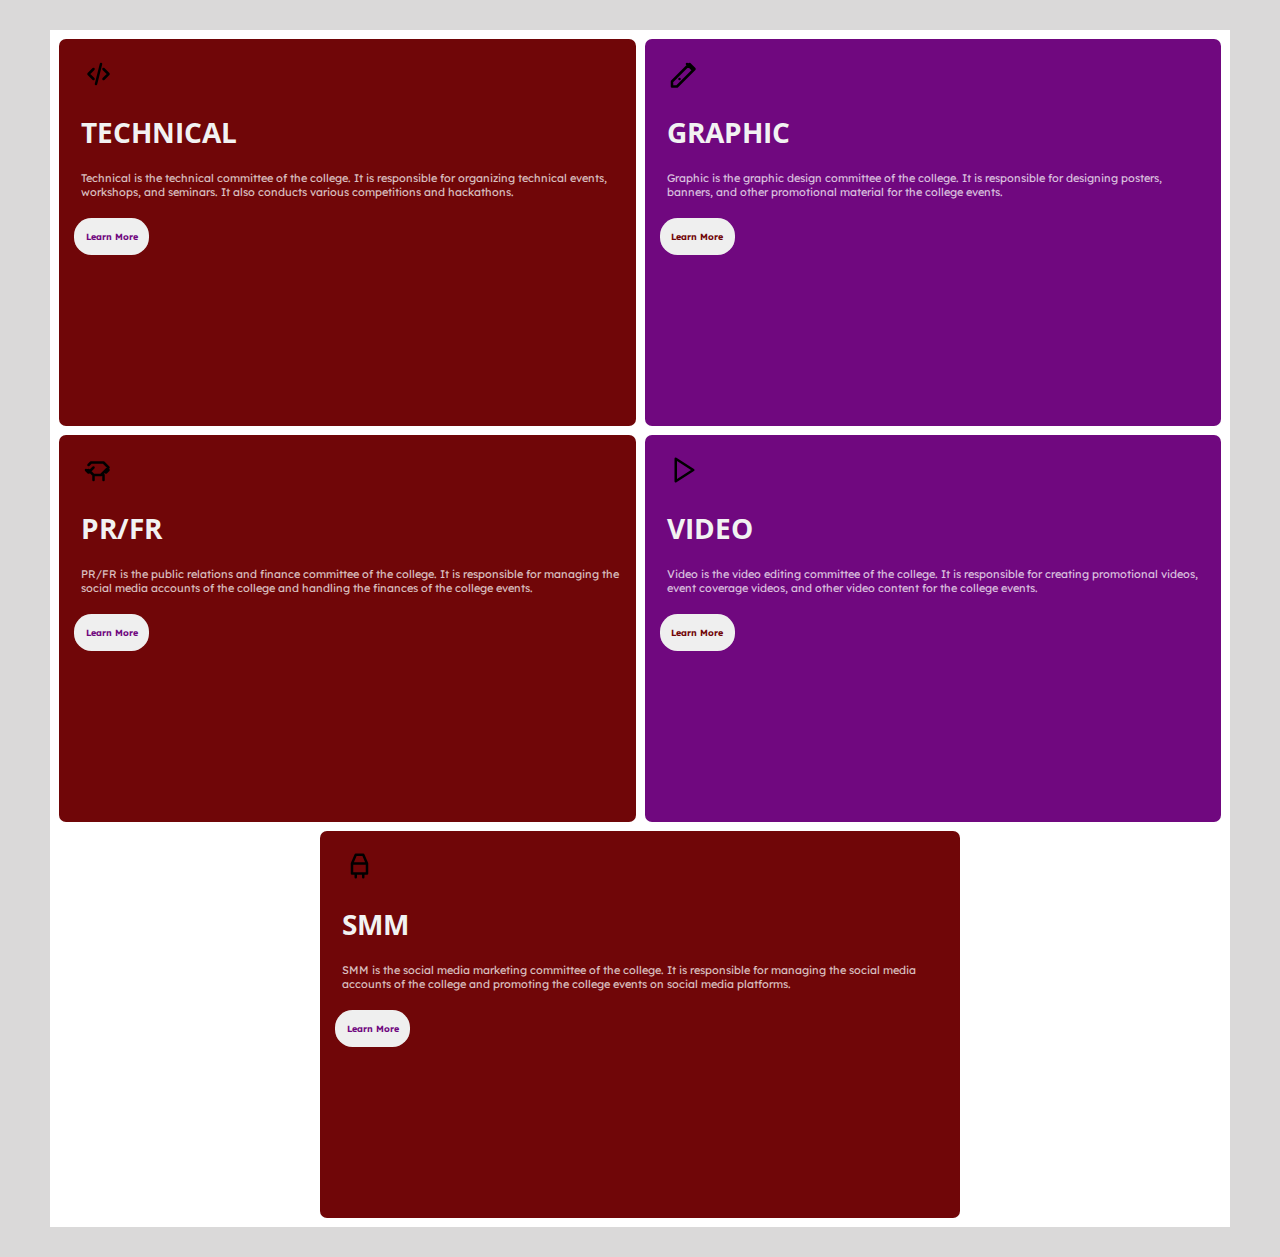
<file: design-1/index.html>
<!DOCTYPE html>
<html lang="en">
<head>
    <meta charset="UTF-8">
    <meta name="viewport" content="width=device-width, initial-scale=1.0">
    <title>Design1</title>
    <link rel="icon" type="image/png" href="favicon.png">

    <link rel="stylesheet" href="styles.css">
    <link rel="preconnect" href="https://fonts.googleapis.com">
<link rel="preconnect" href="https://fonts.gstatic.com" crossorigin>
<link href="https://fonts.googleapis.com/css2?family=Open+Sans:ital,wght@0,300..800;1,300..800&display=swap" rel="stylesheet">
<link href="https://fonts.googleapis.com/css2?family=Lexend+Deca:wght@100..900&family=Open+Sans:wght@300&display=swap" rel="stylesheet">
</head>
<body>
    <div class="container">
        <div class="items item-1" ><svg width="55" height="30" viewBox="0 0 24 24" fill="none" xmlns="http://www.w3.org/2000/svg">
            <path d="M8 16l-4-4 4-4M16 16l4-4-4-4M14 4L10 20" stroke="#000" stroke-width="2" stroke-linecap="round" stroke-linejoin="round"/>
          </svg>
          <h1>TECHNICAL</h1>
          <p>Technical is the technical committee of the college. It is 
            responsible for organizing technical events, workshops, and
            seminars. It also conducts various competitions and hackathons.</p>
            <button class="redbutton" onclick="window.open('https://180daraga.com', '_blank')">Learn More</button>
          </div>
        <div class="items item-2" ><svg width="55" height="30" viewBox="0 0 24 24" fill="none" xmlns="http://www.w3.org/2000/svg">
            <path d="M2 22h4l14-14-4-4L2 18v4zM14 4l4 4M8 16h0" stroke="#000" stroke-width="2" stroke-linecap="round" stroke-linejoin="round"/>
          </svg>
          <h1>GRAPHIC</h1>
          <p>Graphic is the graphic design committee of the college. It is
            responsible for designing posters, banners, and other
            promotional material for the college events.</p>
            <button class="purplebutton"onclick="window.open('https://180daraga.com/events', '_blank')">Learn More</button>

        </div>
        <div class="items item-3" ><svg width="55" height="30" viewBox="0 0 24 24" fill="none" xmlns="http://www.w3.org/2000/svg">
            <path d="M4 12l4 4h6l6-6-4-4H6l-2 2M2 12l2 2 4-4M20 12l-2 2M8 16v4M16 16v4" stroke="#000" stroke-width="2" stroke-linecap="round" stroke-linejoin="round"/>
          </svg>
          <h1>PR/FR</h1>
          <p>PR/FR is the public relations and finance committee of the
            college. It is responsible for managing the social media
            accounts of the college and handling the finances of the college
            events.</p>
            <button class="redbutton"onclick="window.open('https://180daraga.com/team', '_blank')">Learn More</button>

          </div>
        <div class="items item-4" ><svg width="55" height="30" viewBox="0 0 24 24" fill="none" xmlns="http://www.w3.org/2000/svg">
            <path d="M5 3l14 9-14 9V3z" stroke="#000" stroke-width="2" stroke-linecap="round" stroke-linejoin="round"/>
          </svg>
          <h1>VIDEO</h1>
          <p>Video is the video editing committee of the college. It is responsible for creating promotional videos,
            event coverage videos, and other video content for the college events.</p>
            <button class="purplebutton"onclick="window.open('https://180daraga.com/blogs', '_blank')">Learn More</button>

          </div>
        <div class="items item-5" ><svg width="55" height="30" viewBox="0 0 24 24" fill="none" xmlns="http://www.w3.org/2000/svg">
            <path d="M9 3h6l3 7H6l3-7zM6 10h12v8H6v-8zm3 8v3m6-3v3m-9-3h12" stroke="#000" stroke-width="2" stroke-linecap="round" stroke-linejoin="round"/>
          </svg>
          <h1>SMM
            
          </h1>
          <p>SMM is the social media marketing committee of the college. It is responsible for managing the social
            media accounts of the college and promoting the college events on social media platforms.</p>
            <button class="redbutton"onclick="window.open('https://www.instagram.com/180daraga', '_blank')">Learn More</button>

        </div>
    </div>
</body>
</html>
</file>
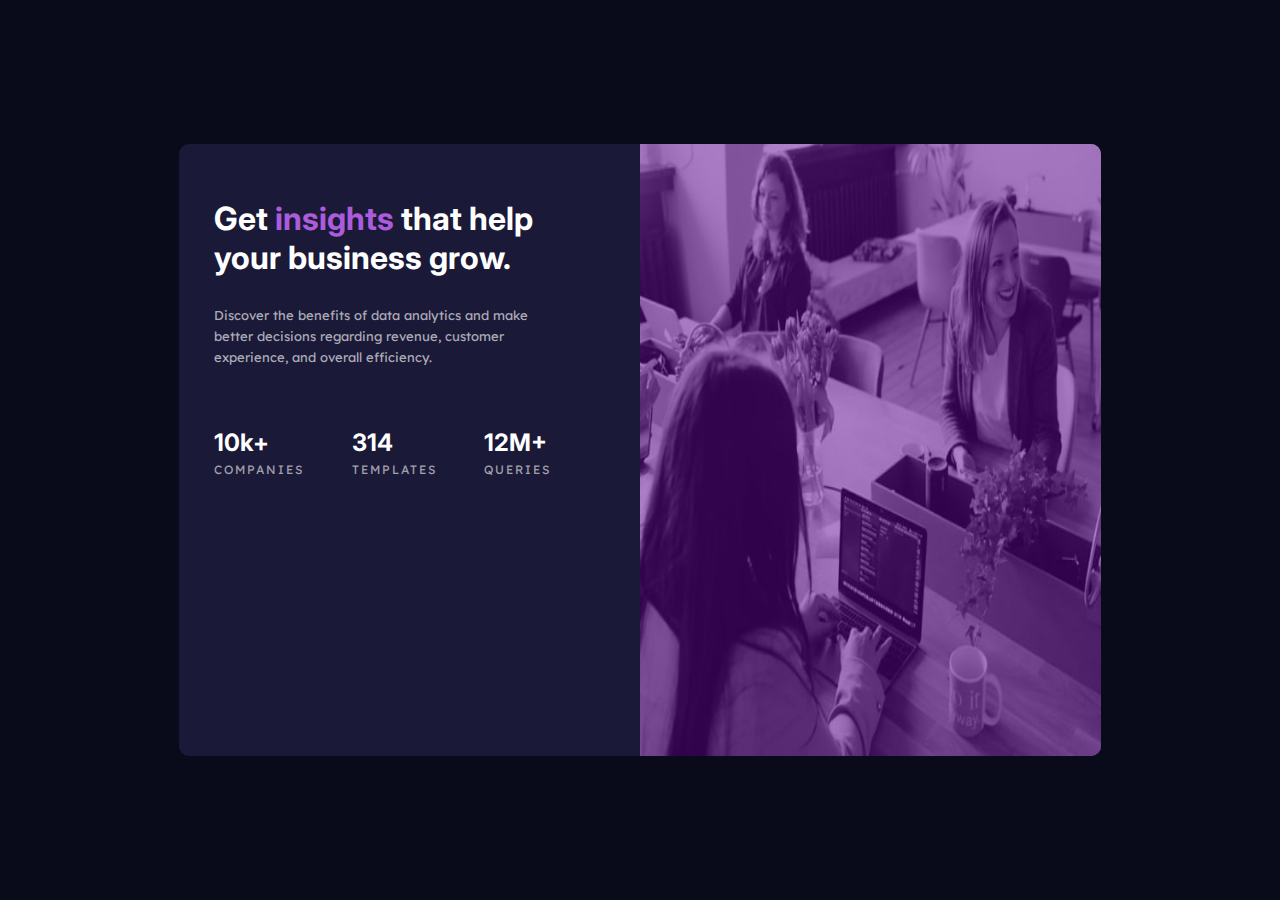
<file: design-2/index.html>
<!DOCTYPE html>
<html lang="en">
<head>
    <meta charset="UTF-8">
    <meta name="viewport" content="width=device-width, initial-scale=1.0">
    <title>design2</title>
    <link rel="preconnect" href="https://fonts.googleapis.com">
<link rel="preconnect" href="https://fonts.gstatic.com" crossorigin>
<link href="https://fonts.googleapis.com/css2?family=Inter:ital,opsz,wght@0,14..32,100..900;1,14..32,100..900&family=Lexend+Deca:wght@100..900&family=Open+Sans:wght@300&display=swap" rel="stylesheet">
<link href="https://fonts.googleapis.com/css2?family=Lexend+Deca:wght@100..900&family=Open+Sans:ital,wght@0,300..800;1,300..800&display=swap" rel="stylesheet">   
<link rel="stylesheet" href="style.css">
</head>
<body>
    <div class="item text">
        <h1>Get <span class="purple">insights</span> that help your business grow.
        </h1>
        <p class="pra">Discover the benefits of data analytics and make better decisions regarding revenue, customer 
            experience, and overall efficiency.</p>
            <div class="container">
                <div class="items item-1"><h2>10k+</h2><p class="QQ">COMPANIES</p></div>
                <div class="items item-2"><h2>314</h2><p class="QQ">TEMPLATES</TEMplate></p></div>
                <div class="items item-3"><h2>12M+</h2><p class="QQ">QUERIES</p></div>
            </div>
    </div>
    <div class="item pic"><img src="image-header-desktop.jpg"></div>
    <div class="item pic filter"></div>
</body>
</html>
</file>
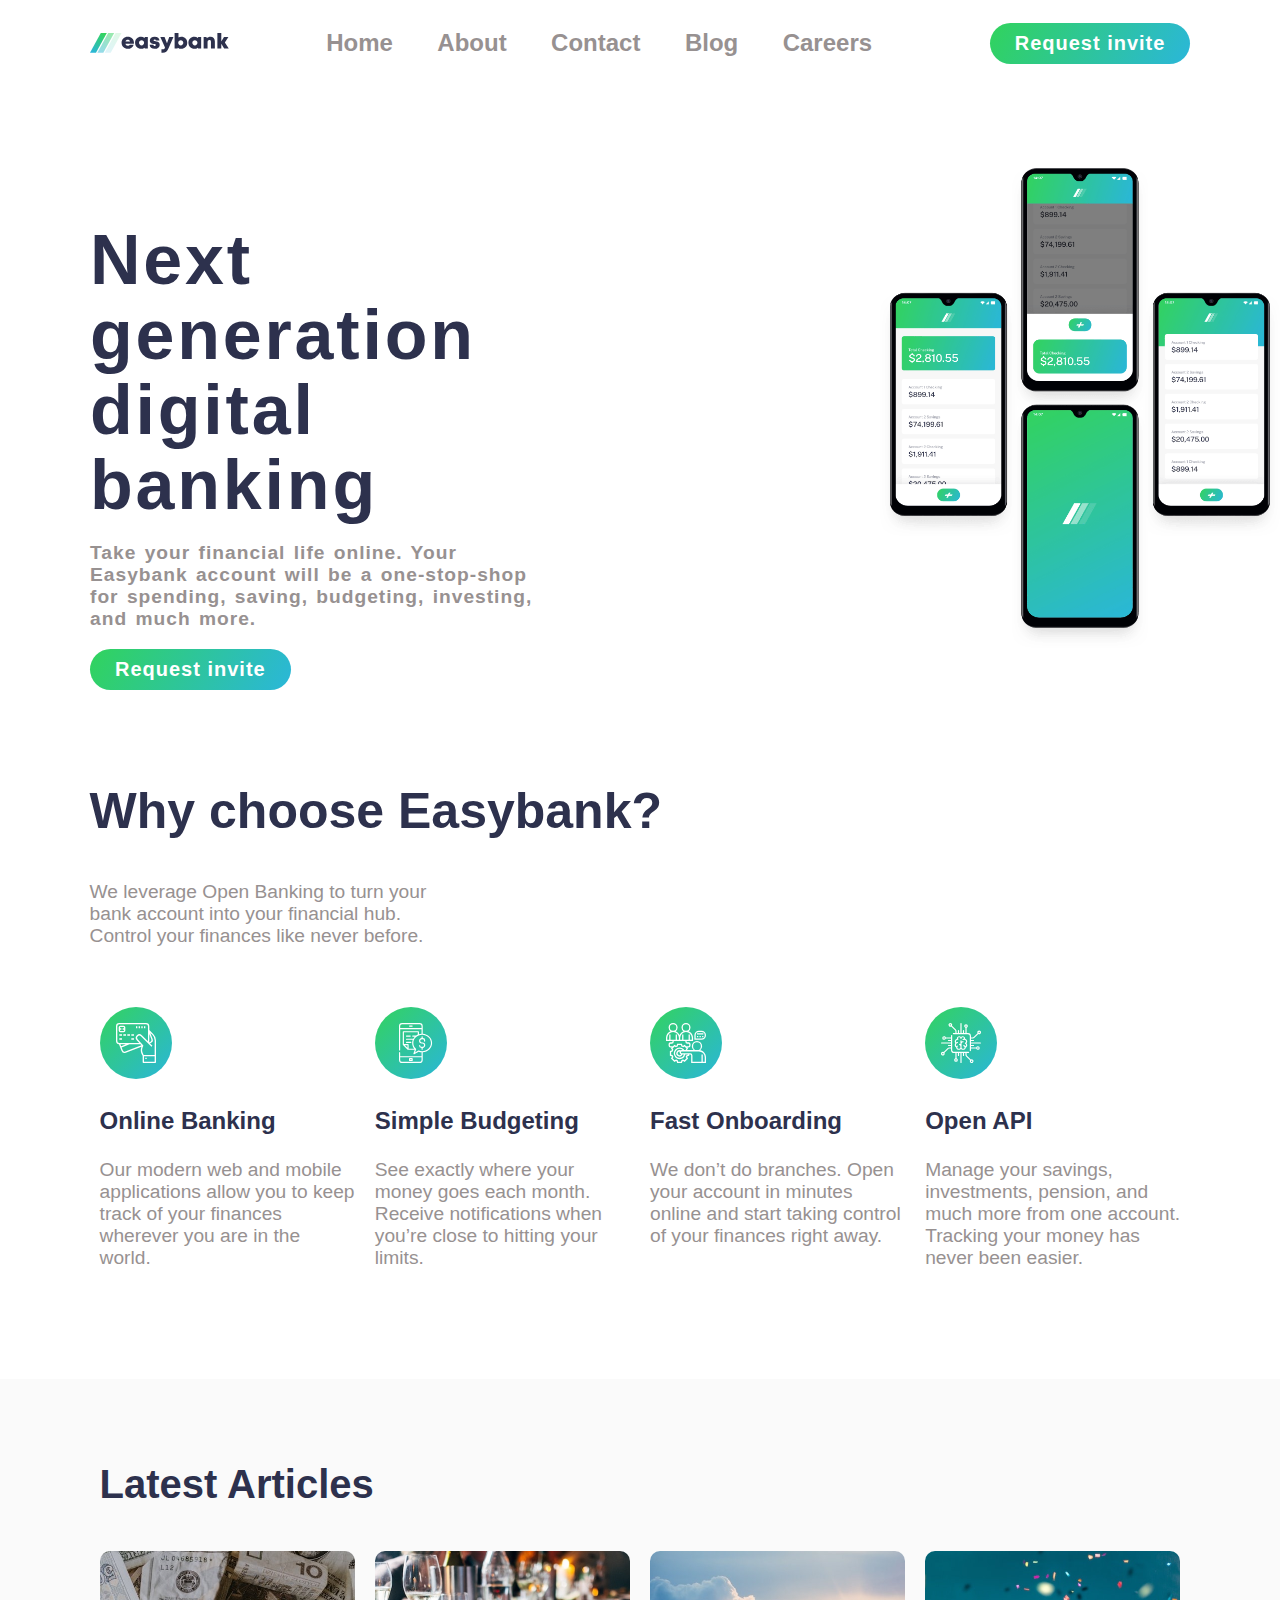
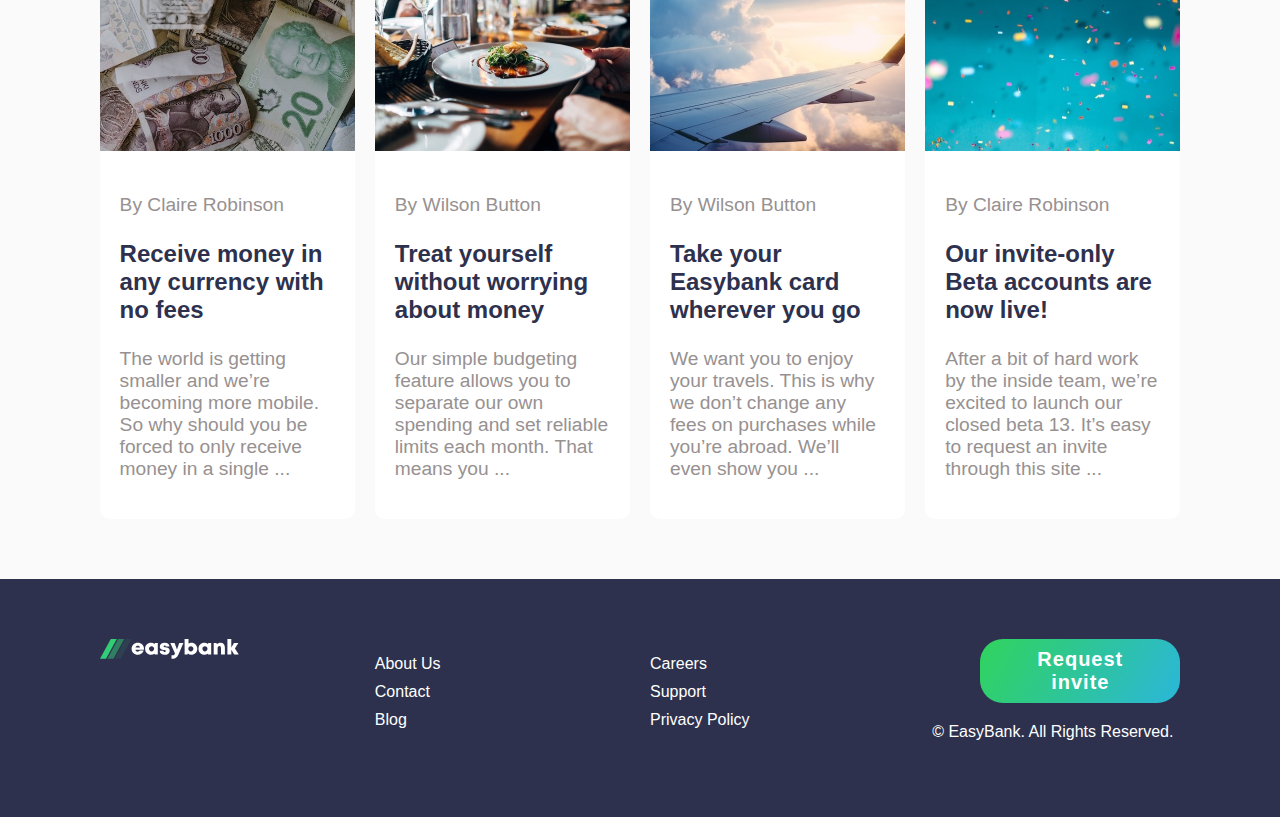
<file: EasyBank/index.html>
<!DOCTYPE html>
<html lang="en">
<head>
    <meta charset="UTF-8">
    <meta name="viewport" content="width=device-width, initial-scale=1.0">
    <title>EasyBank</title>
    <link href="https://fonts.cdnfonts.com/css/tt-bluescreens-trial" rel="stylesheet">
    <link rel="stylesheet" href="styles.css">
    <script>
        function toggleMenu() {
            document.querySelector(".nav-links").classList.toggle("active");
        }
    </script>
</head>
<body>
    <header>
        <img src="images/logo.svg" class="logo">
        <nav>
            <ul class="nav-links">
                <li class="nav"><a class="nn" href="#">Home</a></li>
                <li class="nav"><a class="nn" href="#">About</a></li>
                <li class="nav"><a class="nn" href="#">Contact</a></li>
                <li class="nav"><a class="nn" href="#">Blog</a></li>
                <li class="nav"><a class="nn" href="#">Careers</a></li>
            </ul>
        </nav>
        <a href="#" class="navbtn-container"><button class="btn">Request invite</button></a>
        <div class="hamburger" onclick="toggleMenu()">&#9776;</div>
    </header>

    <div class="container1">
        <div class="text">
            <h1>Next generation digital banking</h1>
            <p>Take your financial life online. Your Easybank account will be a one-stop-shop for spending, saving, budgeting, investing, and much more.</p>
            <a href="#" class="cta"><button class="btn">Request invite</button></a>
        </div>
        <div class="bacimg"><img src="images/image-mockups.png"></div>
    </div>

    <div class="features">
        <h2>Why choose Easybank?</h2>
        <p class="pp">We leverage Open Banking to turn your bank account into your financial hub. Control your finances like never before.</p>
        <div class="feature-items">
            <div class="feature-item">
              <img src="images/icon-online.svg" alt="Online Banking">

                <h3>Online Banking</h3>
                <p>Our modern web and mobile applications allow you to keep track of your finances wherever you are in the world.</p>
            </div>
            <div class="feature-item">
              <img src="images/icon-budgeting.svg" alt="Simple Budgeting">
                <h3>Simple Budgeting</h3>
                <p>See exactly where your money goes each month. Receive notifications when you’re close to hitting your limits.</p>
            </div>
            <div class="feature-item">
              <img src="images/icon-onboarding.svg" alt="Fast Onboarding">
                <h3>Fast Onboarding</h3>
                <p>We don’t do branches. Open your account in minutes online and start taking control of your finances right away.</p>
            </div>
            <div class="feature-item">
              <img src="images/icon-api.svg" alt="Open API">
                <h3>Open API</h3>
                <p>Manage your savings, investments, pension, and much more from one account. Tracking your money has never been easier.</p>
            </div>
        </div>
    </div>

    <div class="articles">
        <h2>Latest Articles</h2>
        <div class="article-items">
            <div class="article-item">
                <img src="images/image-currency.jpg" alt="Currency">
                <div class="article-content">
                    <p class="author">By Claire Robinson</p>
                    <h3>Receive money in any currency with no fees</h3>
                    <p>The world is getting smaller and we’re becoming more mobile. So why should you be forced to only receive money in a single ...</p>
                </div>
            </div>
            <div class="article-item">
                <img src="images/image-restaurant.jpg" alt="Restaurant">
                <div class="article-content">
                    <p class="author">By Wilson Button</p>
                    <h3>Treat yourself without worrying about money</h3>
                    <p>Our simple budgeting feature allows you to separate our own spending and set reliable limits each month. That means you ...</p>
                </div>
            </div>
            <div class="article-item">
                <img src="images/image-plane.jpg" alt="Plane">
                <div class="article-content">
                    <p class="author">By Wilson Button</p>
                    <h3>Take your Easybank card wherever you go</h3>
                    <p>We want you to enjoy your travels. This is why we don’t change any fees on purchases while you’re abroad. We’ll even show you ...</p>
                </div>
            </div>
            <div class="article-item">
                <img src="images/image-confetti.jpg" alt="Confetti">
                <div class="article-content">
                    <p class="author">By Claire Robinson</p>
                    <h3>Our invite-only Beta accounts are now live!</h3>
                    <p>After a bit of hard work by the inside team, we’re excited to launch our closed beta 13. It’s easy to request an invite through this site ...</p>
                </div>
            </div>
        </div>
    </div>

    <footer>
        <div class="footer-content">
            <div class="footer-section">
                <img src="images/logo2.svg" class="footer-logo">
                
            </div>
            <div class="footer-section">
                <ul>
                    <li><a href="#">About Us</a></li>
                    <li><a href="#">Contact</a></li>
                    <li><a href="#">Blog</a></li>
                </ul>
            </div>
            <div class="footer-section">
                <ul>
                    <li><a href="#">Careers</a></li>
                    <li><a href="#">Support</a></li>
                    <li><a href="#">Privacy Policy</a></li>
                </ul>
            </div>
            <div class="footer-section">
                <a href="#" class="cta"><button class="btn fo">Request invite</button></a>
                <p class="copyright">&copy; EasyBank. All Rights Reserved.</p>
            </div>
        </div>
    </footer>
</body>
</html>
</file>
<file: design-1/styles.css>
html{
    min-height: 100vh;
    margin: 0%;
}
body{
    background-color: #a5a3a369;
    display: flex;
    justify-content: center;
    align-items: center;
    height: auto;

    margin: 0%;
}

.container{
    display: flex;
    justify-content: center;
    justify-content: space-evenly;
    flex-wrap: wrap;
    align-items: center;
    flex: content;
    height: auto;
    width: 90vw;
    padding: 1vh 1vh;
    margin: 30px 50px;
    gap: 1vh;
    
    background-color: white; 
}
.items{
    border-radius: 7px;
    /* margin-top: 1.5vh; */
    height: 43vh;
    flex-wrap: wrap;
    flex: 1 1 50vh;
    max-width: 50vw;
    background-color: #700608;
    justify-content: center;
    align-items: center;
}
.item-2{
    background-color: #70087F;
}
.item-4{
    background-color: #70087F;
   
}
svg{
    margin: 20px 12px;
}


h1 {
    margin: 0;
    margin-left: 22px;
    color: hsl(0, 0%, 95%);
    font-family: "Open Sans", serif;
    font-optical-sizing: auto;
    font-size: x-large;
    font-style: normal;
    font-variation-settings:
      "wdth" 100;
}h1 {
    margin: 0;
    margin-left: 22px;
    color: hsl(0, 0%, 95%);
    font-family: "Open Sans", serif;
    font-optical-sizing: auto;
    font-size: 28px;
    font-style: normal;
    font-variation-settings:
      "wdth" 100;
}
p{
    font-family: "Lexend Deca", serif;
    font-optical-sizing: auto;
    font-style: normal;
    color:hsla(0, 0%, 100%, 0.75);
    margin: 20px 15px 19px 22px;

    font-size: 11px;
  }
  button{
    margin: 0;
    margin-left: 15px;
    color: #70087F;
    font-family: "Lexend Deca", serif;
    font-optical-sizing: auto;
    font-size: 9px;
    font-style: normal;
    font-weight:bolder;
    font-variation-settings:
      "wdth" 100;
width: 75px;
height: 37px;
cursor: pointer;

      border: none;
      border-radius: 17.5px;
      
  }
  .purplebutton{
    color: #700608;
  }
  button:hover {
    background-color: #70087F; 
    color: white; 
    transform: scale(1.05); 
}
.purplebutton:hover {
    background-color: #700608; 
    color: white; 
}
</file>
<file: design-2/style.css>
body{
    background-color:hsl(233, 47%, 7%);
    display: flex;
    justify-content: center;
    margin: 0%;
    height: 100vh;
    align-items: center;
}
.item{
    background-color:  hsl(244, 38%, 16%);
    height: 68vh;
    width:36vw;
    border-bottom-left-radius: 10px;
    border-top-left-radius: 10px;
   
 
}
.pic{
    border-bottom-right-radius: 10px;
    border-top-right-radius: 10px;
      
}
img{
    height: 68vh;
    width: 36vw;
    border-bottom-right-radius: 10px;
    border-top-right-radius: 10px;
   
}
.filter{
    position: absolute;
    opacity: .5;
    margin-right: 14vw;
    margin-left: 50vw;
    border-bottom-left-radius: 0px;
    border-top-left-radius: 0px;
  background-color: hsl(277, 99%, 29%);
  mix-blend-mode:normal;
}
h1{
    font-family: "Inter", serif;
  font-optical-sizing: auto;
  font-weight: 700;
  font-style: normal;
  color: hsl(0, 0%, 100%);
  margin: 55px 42px 0px 35px;
}
.purple{
    color: hsl(277, 64%, 61%);
}
.pra{
    font-family: "Lexend Deca", serif;
  font-optical-sizing: auto;
  font-weight: 400;
  line-height: 21px;
  font-style: normal;
  font-size: small;
  color: hsla(0, 0%, 100%, 0.65);
  margin: 28px 90px 0px 35px;

}
.container{
    /* margin-right: 180px; */
    margin-top: 40px;
    display: flex;
    justify-content: center;
    align-items: center;
    justify-content: space-between;

}

.item-1{
    margin-left: 35px;
}
.item-3{
    margin-right:89px ;
}
h2{
    font-family: "Inter", serif;
  font-optical-sizing: auto;
  font-weight: 700;
  font-style: normal;
  margin-bottom: 0;
  color: hsla(0, 0%, 100%);

}
.QQ{

    margin-top:5px;
    font-family: "Lexend Deca", serif;
  font-optical-sizing: auto;
  font-weight: 400;
  font-style: normal;
  font-size: 12px;
  letter-spacing: 2px;
  color: hsla(0, 0%, 100%, 0.6);
}
</file>
<file: EasyBank/styles.css>
body {
    height: 100vh;
    margin: 0;
    padding: 0;
    font-family: 'TT Bluescreens trial', sans-serif;
    font-style: normal;
    box-sizing: border-box;
    background-color: rgb(255, 255, 255);
}

header {
    display: flex;
    justify-content: space-between;
    align-items: center;
    background-color: white;
    padding: 13px 7%;
}

.logo {
    cursor: pointer;
}

ul.nav-links {
    list-style: none;
    padding-right: 60px;
}

li.nav {
    display: inline-block;
    padding: 0px 20px;
}

.nn {
    font-size: x-large;
    color: hsl(0, 3%, 58%);
    font-weight: 550;
    text-decoration: none;
}

.nn:hover {
    color: #6b6464;
}

.btn:hover {
    font-size: 20.5px;
    background: linear-gradient(to left, hsl(136, 65%, 51%), hsl(192, 70%, 51%));
    margin-left: 0px;
}

.btn {
    padding: 9px 25px;
    border-radius: 23px;
    font-family: 'TT Bluescreens trial', sans-serif;
    font-size: 20px;
    font-weight: 620;
    letter-spacing: 1px;
    cursor: pointer;
    color: rgb(255, 255, 255);
    border: none;
    background: linear-gradient(120deg, hsl(136, 65%, 51%), hsl(192, 70%, 51%));
}

div.container1 {
    display: flex;
    justify-content: space-between;
    flex-wrap: nowrap;
    margin-top: 40px;
}

.bacimg {
    display: flex;
    justify-content: center;
    align-items: center;
    width: 50vw;
}

.bacimg img {
    width: 400px;
    height: 480px;
}

.text h1 {
    font-size: 70px;
    color: hsl(233, 26%, 24%);
    margin-right: 280px;
    word-spacing: 1px;
    letter-spacing: 2.8px;
    font-weight: 630;
    line-height: 75px;
    margin-bottom: 0px;
}

.text p {
    color: hsl(0, 3%, 58%);
    word-spacing: 2px;
    font-size: larger;
    letter-spacing: 1px;
    margin-right: 320px;
    font-weight: 600;
}

.text {
    margin-left: 90px;
    display: flex;
    flex-direction: column;
    justify-content: flex-start;
    margin-top: 50px;
}

.features {
    padding: 50px 7%;
    background-color: hsl(0, 0%, 100%);
    text-align: start;
}

.features h2 {
    font-size: 50px;
    color: hsl(233, 26%, 24%);
    
}

.features p {
    color: hsl(0, 3%, 58%);
    font-size: larger;
    margin-bottom: 50px;
}
.pp{
    margin-right: 750px;

}
.feature-items {
    display: flex;
    justify-content: space-between;
    flex-wrap: wrap;
}

.feature-item {
    flex: 1;
    margin: 10px;
    text-align: left;
}

.feature-item h3 {
    font-size: 24px;
    color: hsl(233, 26%, 24%);
}

.feature-item p {
    color: hsl(0, 3%, 58%);
    font-size: larger;
}

.articles {
    padding: 50px 7%;
    background-color: hsl(0, 0%, 98%);
}

.articles h2 {
    font-size: 40px;
    color: hsl(233, 26%, 24%);
    text-align: start;
    margin-left: 10px;
}

.article-items {
    display: flex;
    justify-content: space-between;
    flex-wrap: wrap;
}

.article-item {
    flex: 1;
    margin: 10px;
    background-color: white;
    border-radius: 10px;
    overflow: hidden;
}

.article-item img {
    width: 100%;
    height: 200px;
    object-fit: cover;
}

.article-content {
    padding: 20px;
}

.article-content h3 {
    font-size: 24px;
    color: hsl(233, 26%, 24%);
}

.article-content p {
    color: hsl(0, 3%, 58%);
    font-size: larger;
}

footer {
    background-color: hsl(233, 26%, 24%);
    color: white;
    padding: 50px 7%;
}

.footer-content {
    display: flex;
    justify-content: space-between;
    flex-wrap: wrap;
}

.footer-section {
    flex: 1;
    margin: 10px;
}

.footer-section ul {
    list-style: none;
    padding: 0;
}

.footer-section ul li {
    margin-bottom: 10px;
}

.footer-section ul li a {
    color: white;
    text-decoration: none;
}

.footer-section ul li a:hover {
    color: hsl(136, 65%, 51%);
}


.copyright {
    text-align: center;
    margin-top: 20px;
}

.hamburger {
    display: none;
    font-size: 30px;
    cursor: pointer;
    color: hsl(233, 26%, 24%);
}
.fo{
    margin-left: 55px;
}
.fo:hover{
    margin-left: 55px;

}
@media (max-width: 768px) {
    .hamburger {
        display: block;
    }

    .navbtn-container {
        display: none;
    }

    .nav-links {
        display: none;
        flex-direction: column;
        position: absolute;
        top: 60px;
        right: 0;
        background: white;
        width: 100%;
        text-align: center;
        box-shadow: 0px 5px 10px rgba(0, 0, 0, 0.1);
    }
.pp{
    margin: 0;
}
    .nav-links.active {
        display: flex;
    }

    .nav-links li {
        padding: 15px 0;
        display: block;
    }

    .container1 {
        flex-direction: column-reverse;
        align-items: center;
    }

    .text {
        margin: 0;
        text-align: center;
    }

    .text h1 {
        font-size: 46px;
        margin: 0;
        line-height: 50px;
    }

    .text p {
        margin: 20px;
        text-align: center;
    }

    .feature-items, .article-items,div.feature-item {
        flex-direction: column;
        align-items: center;
        justify-content: center;
        text-align: center;
    }
    .features h2 {
        font-size: 40px;
        
        
    }
    .footer-content {
        flex-direction: column;
        align-items: center;
        text-align: center;
    }
    .features{
        text-align: center;
        flex-direction: column;
        align-items: center;
    }
    .articles h2 {
        margin-left: 0px;

        text-align: center;
    }
    .fo{
        margin-left: 0;
    }
    .fo:hover{
        margin-left: 0px;
    
    }
}
</file>
